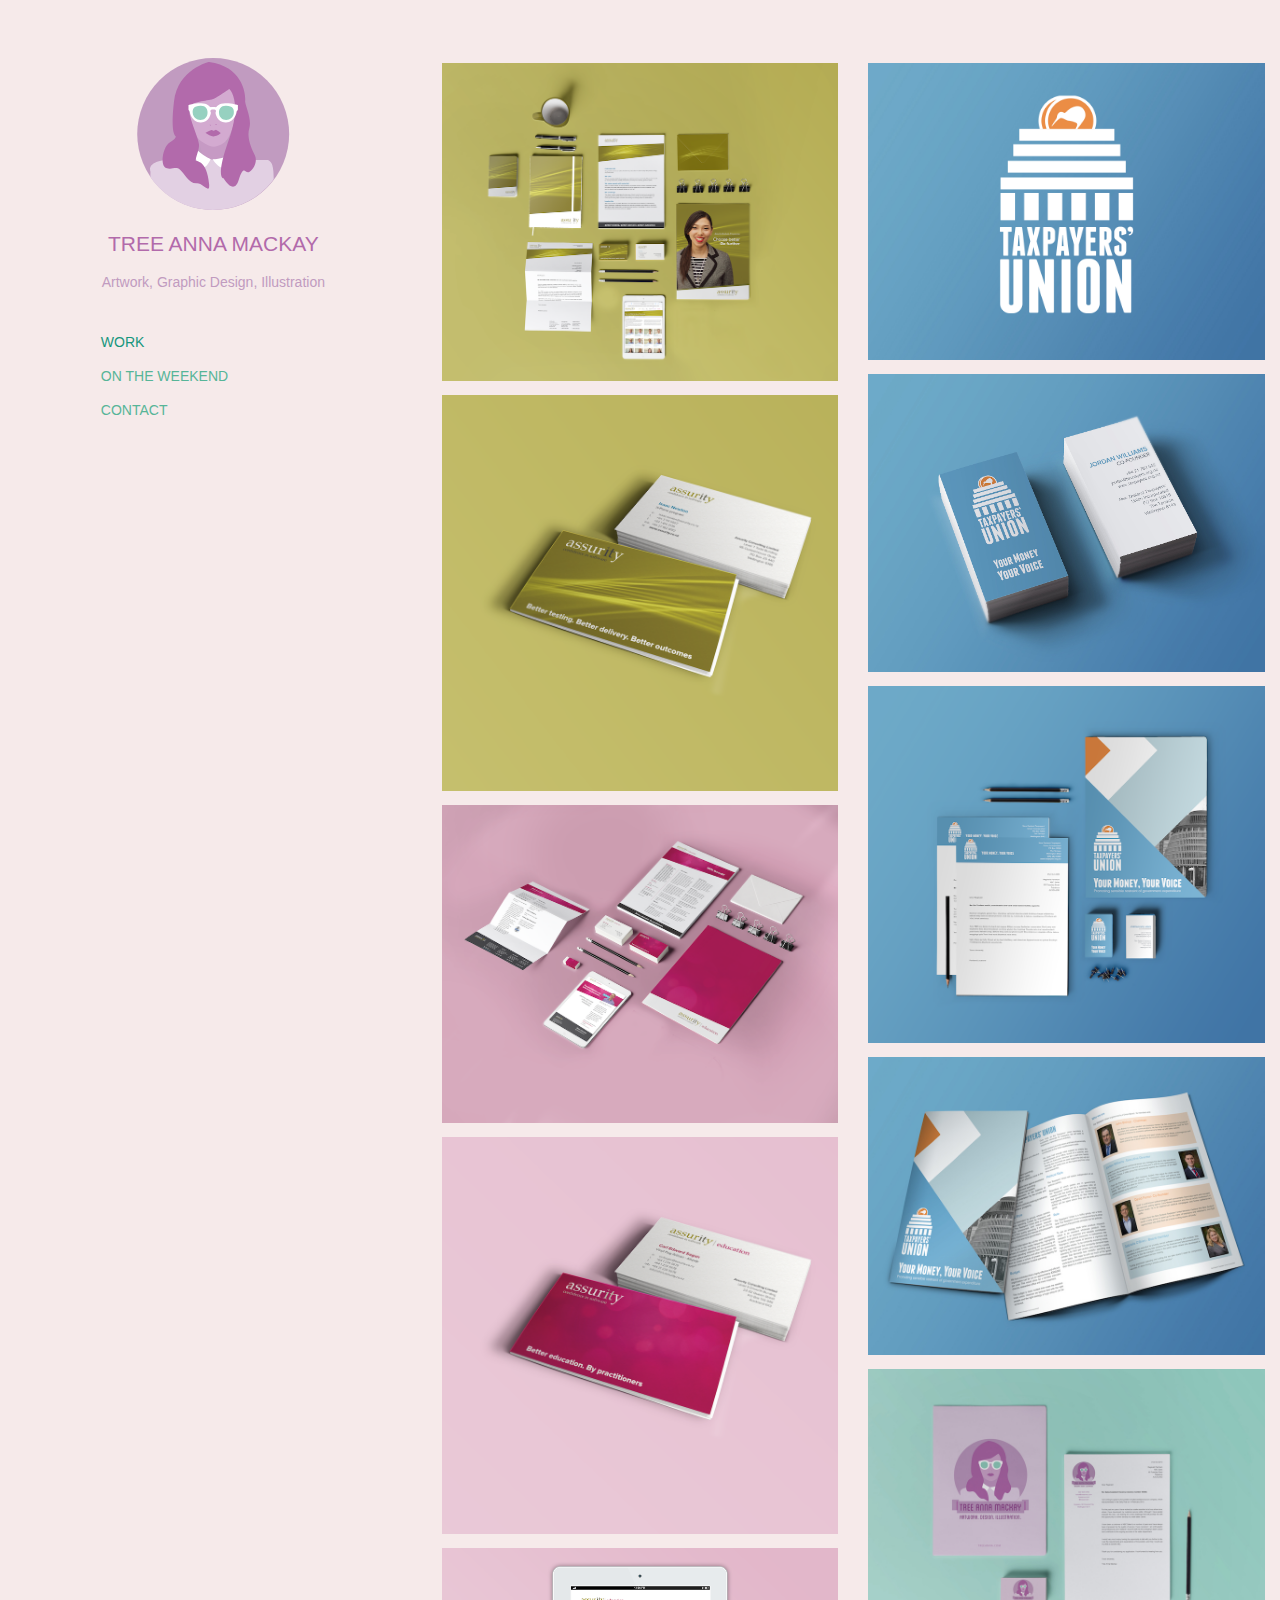
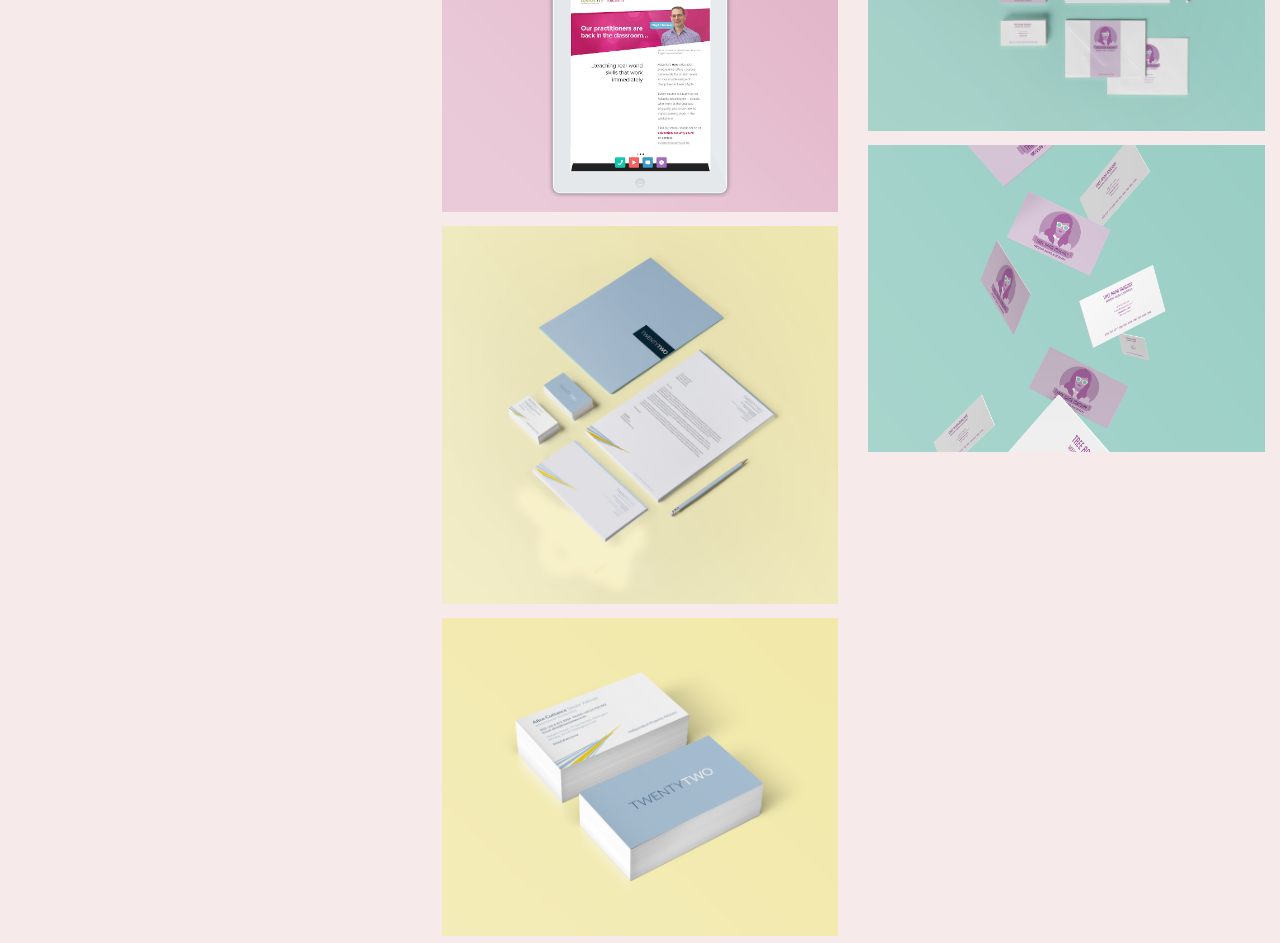
<file: src/index.html>
<!DOCTYPE html>
<html lang="en">
    <head>
        <meta charset="utf-8">
        <meta http-equiv="X-UA-Compatible" content="IE=edge">
        <meta name="viewport" content="width=device-width, initial-scale=1">
        <title>Tree Anna Mackay | Artwork, Graphic Design & Illustration</title>

        <link href="css/bootstrap.min.css" rel="stylesheet">
        <link href="css/purp.css" rel="stylesheet">

        <link rel="icon" href="images/favicon.png" type="image/png">
        <link rel="shortcut icon" href="images/favicon.png" type="image/png">
    </head>
    <body>
        <div class="container-fluid">
            <div class="row">

                <div class="col-md-4">

                    <div id="logo">
                    <img src="images/tree_logo1.svg" alt="Tree Anna Mackay">
                    </div>

                    <h1>Tree Anna Mackay</h1>

                    <h2>Artwork, Graphic Design, Illustration</h2>

                    <ul id="menu">
                        <li class="active"><a href="/">Work</a></li>
                        <li><a href="/weekend">On the weekend</a></li>
                        <li><a href="/contact">Contact</a></li>
                    </ul>

                </div>

                <div class="col-md-8" id="main">
                    <div class="row">
                        <div class="col-md-6">
                            <img class="work" src="images/Assurity1.png">
                            <img class="work" src="images/Assurity2.png">
                            <img class="work" src="images/Assurity3.png">
                            <img class="work" src="images/Assurity4.png">
                            <img class="work" src="images/Assurity5.png">
                            <img class="work" src="images/twentytwo1.jpg">
                            <img class="work" src="images/twentytwo2.jpg">
                        </div>
                        <div class="col-md-6"> 
                            <img class="work" src="images/taxpayersunion1.png">
                            <img class="work" src="images/taxpayersunion3.jpg">
                            <img class="work" src="images/taxpayersunion2.png">
                            <img class="work" src="images/taxpayersunion4.jpg">
                            <img class="work" src="images/treeanna1.jpg">
                            <img class="work" src="images/treeanna2.jpg">        
                        </div>
                    </div>
                </div>
            </div>
        </div>
    </body>
</html>
</file>
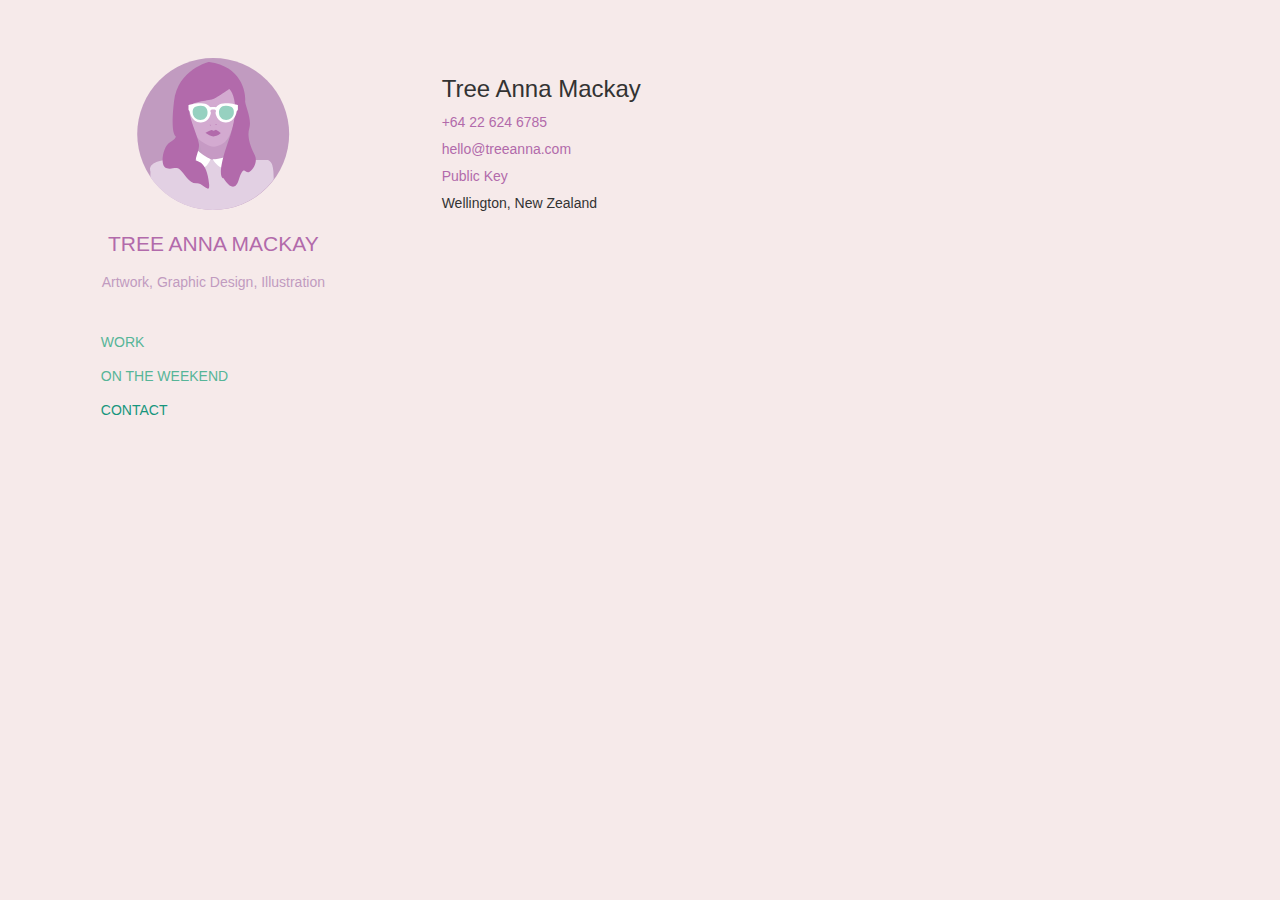
<file: src/contact.html>
<!DOCTYPE html>
<html lang="en">
    <head>
        <meta charset="utf-8">
        <meta http-equiv="X-UA-Compatible" content="IE=edge">
        <meta name="viewport" content="width=device-width, initial-scale=1">
        <title>Tree Anna Mackay | Artwork, Graphic Design &amp; Illustration</title>

        <link href="css/bootstrap.min.css" rel="stylesheet">
        <link href="css/purp.css" rel="stylesheet">

        <link rel="icon" href="images/favicon.png" type="image/png">
        <link rel="shortcut icon" href="images/favicon.png" type="image/png">
    </head>
    <body>
        <div class="container-fluid">
            <div class="row">

                <div class="col-md-4">

                    <div id="logo">
                    <img src="images/tree_logo1.svg" alt="Tree Anna Mackay">
                    </div>

                    <h1>Tree Anna Mackay</h1>

                    <h2>Artwork, Graphic Design, Illustration</h2>

                    <ul id="menu">
                        <li><a href="/">Work</a></li>
                        <li><a href="/weekend">On the weekend</a></li>
                        <li class="active"><a href="/contact">Contact</a></li>
                    </ul>

                </div>

                <div class="col-md-8" id="main">

                    <!-- <image src="images/queenstown2.png"> -->
                    <div class="row">
                        <div class="col-md-6">
                            <section itemscope itemtype="http://data-vocabulary.org/Person">
                                <h3 itemprop="name">Tree Anna Mackay</h3>
                                <ul id="contact">
                                    <li itemprop="tel"><a href="tel:+64226246785">+64 22 624 6785</a></li>
                                    <li><a href="mailto:hello@treeanna.com">hello@treeanna.com</a></li>
                                    <li><a href="http://pgp.net.nz:11371/pks/lookup?op=get&amp;search=0x780C9164D6DE1896">Public Key</a></li>
                                    <li itemprop="locality">Wellington, New Zealand</li>
                                </ul>
                            </section>
                        </div>
                        <div class="col-md-6">  
                        </div>
                    </div>

                </div>
            </div>
        </div>
    </body>
</html>
</file>
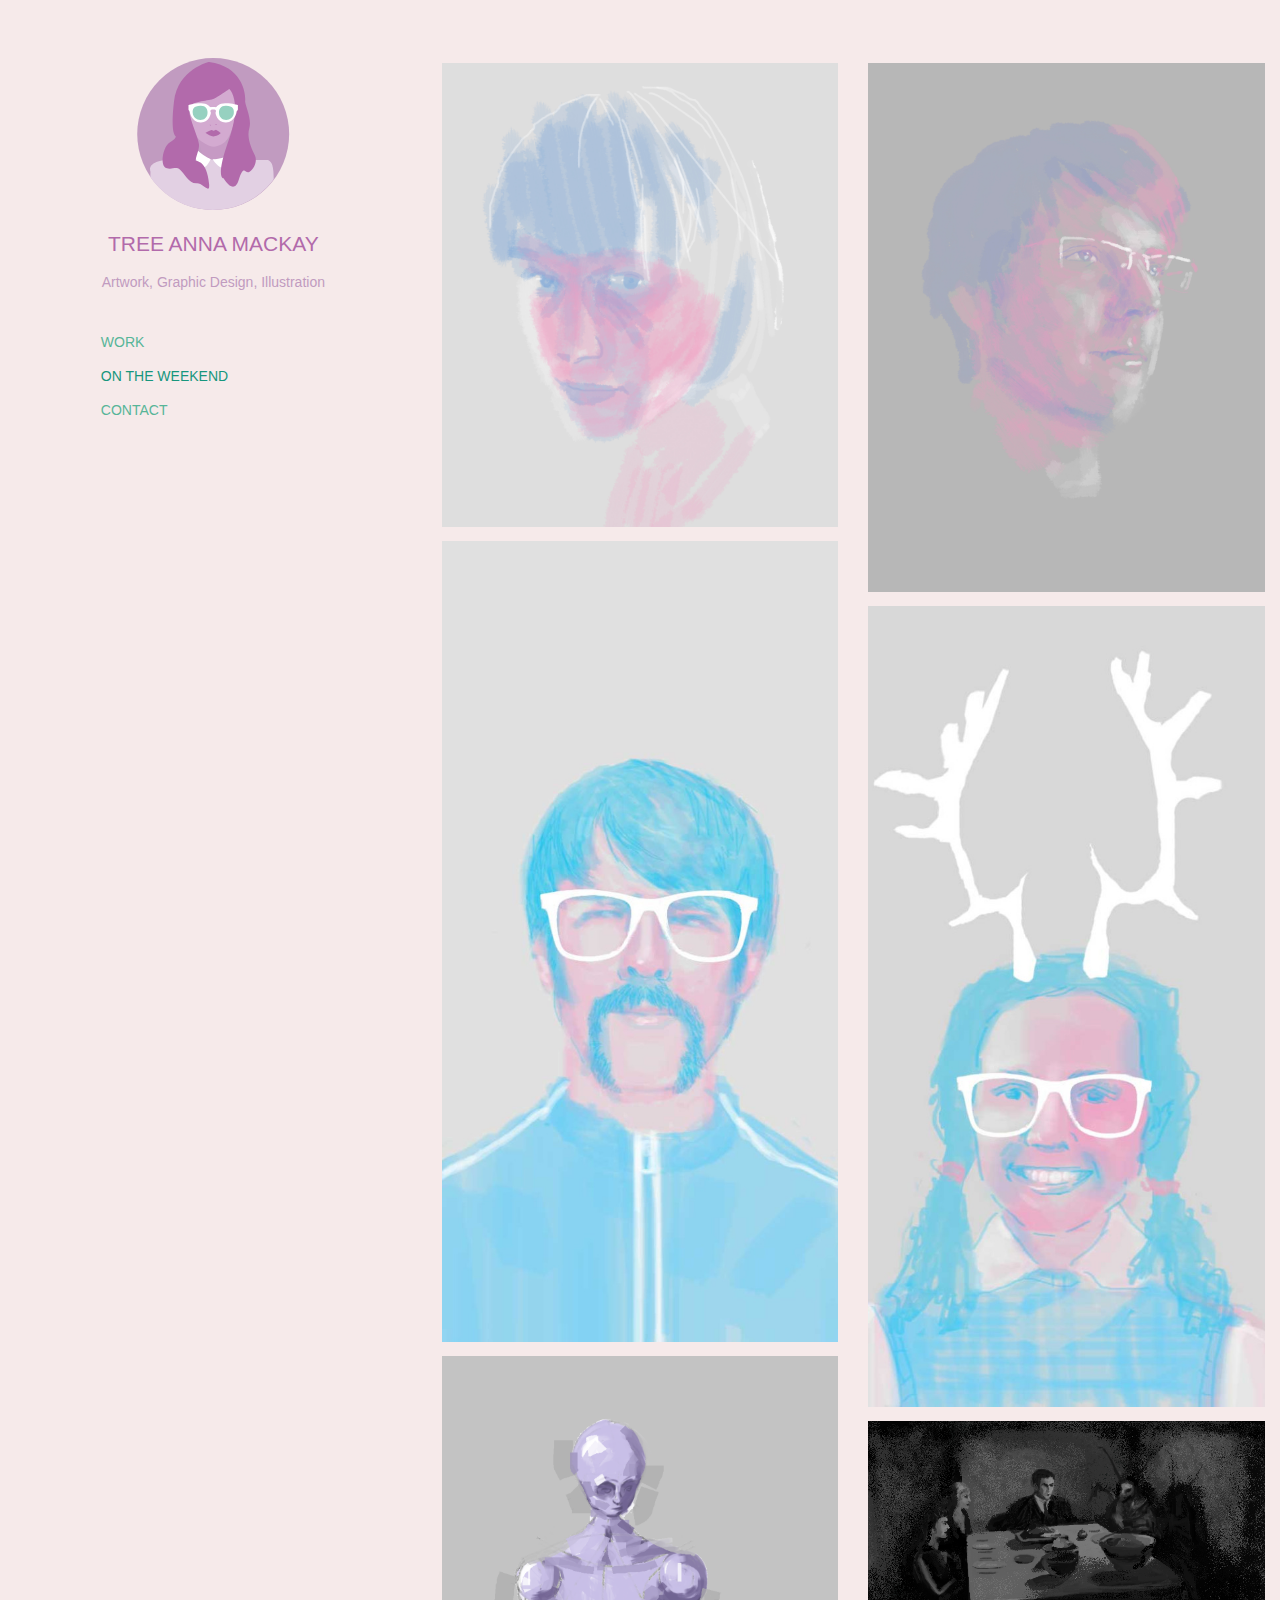
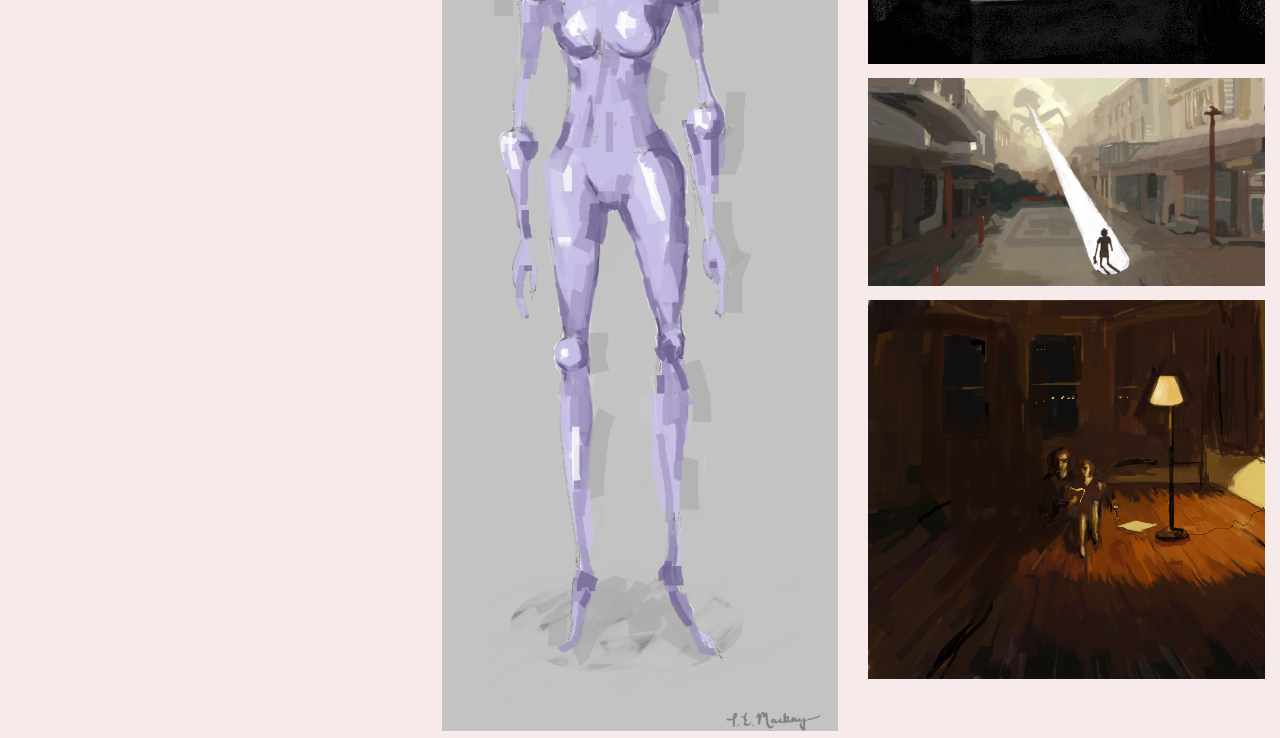
<file: src/weekend.html>
<!DOCTYPE html>
<html lang="en">
    <head>
        <meta charset="utf-8">
        <meta http-equiv="X-UA-Compatible" content="IE=edge">
        <meta name="viewport" content="width=device-width, initial-scale=1">
        <title>Tree Anna Mackay | Artwork, Graphic Design &amp; Illustration</title>

        <link href="css/bootstrap.min.css" rel="stylesheet">
        <link href="css/purp.css" rel="stylesheet">

        <link rel="icon" href="images/favicon.png" type="image/png">
        <link rel="shortcut icon" href="images/favicon.png" type="image/png">
    </head>
    <body>
        <div class="container-fluid">
            <div class="row">

                <div class="col-md-4">

                    <div id="logo">
                    <img src="images/tree_logo1.svg" alt="Tree Anna Mackay">
                    </div>

                    <h1>Tree Anna Mackay</h1>

                    <h2>Artwork, Graphic Design, Illustration</h2>

                    <ul id="menu">
                        <li><a href="/">Work</a></li>
                        <li class="active"><a href="/weekend">On the weekend</a></li>
                        <li><a href="/contact">Contact</a></li>
                    </ul>

                </div>

                <div class="col-md-8" id="main">

                    <div class="row">
                    
                        <div class="col-md-6">
                            <img class="work" src="images/selfish.jpg">
                            <img class="work" src="images/sam.jpg">
                            <img class="work" src="images/robot.png">
                        </div>

                        <div class="col-md-6"> 
                            <img class="work" src="images/ssam.jpg">
                            <img class="work" src="images/margaret.jpg">
                            <img class="work" src="images/dinner_party.png">
                            <img class="work" src="images/wotw.png">
                            <img class="work" src="images/jobs.png">
                        </div>
                    </div>
                </div>
            </div>
        </div>
    </body>
</html>
</file>
<file: src/css/purp.css>
#contact {
    list-style-type: none;
    padding: 0;
}

#contact li {
    margin-top: .5em;
}

#contact li a {
    color: #B26AAB;
}

#logo {
    margin-top: 4em;
    text-align: center;
}

#main {
    margin-top: 4em;
}

#menu {
    list-style-type: none;
    margin-top: 3em;
    max-width: 305px;
    margin-left: auto;
    margin-right: auto;
}

#menu li {
    margin-top: 1em;
    text-transform: uppercase;
}

#menu li a {
    color: #57B598;
}

#menu li.active a {
    color: #17967D;
}

.work {
    margin-bottom: .5em;
    margin-top: .5em;
}

body,html {
    background-color: #f6eaea;
}

h1 {
    color: #B26AAB;
    font-size: 1.5em;
    text-align: center;
    text-transform: uppercase;
}

h2 {
    color: #C19BC0;
    font-size: 1em;
    padding: 0;
    text-align: center;
}

img {
    max-width: 100%;
}

p {
    margin-top: 2em;
}
</file>
